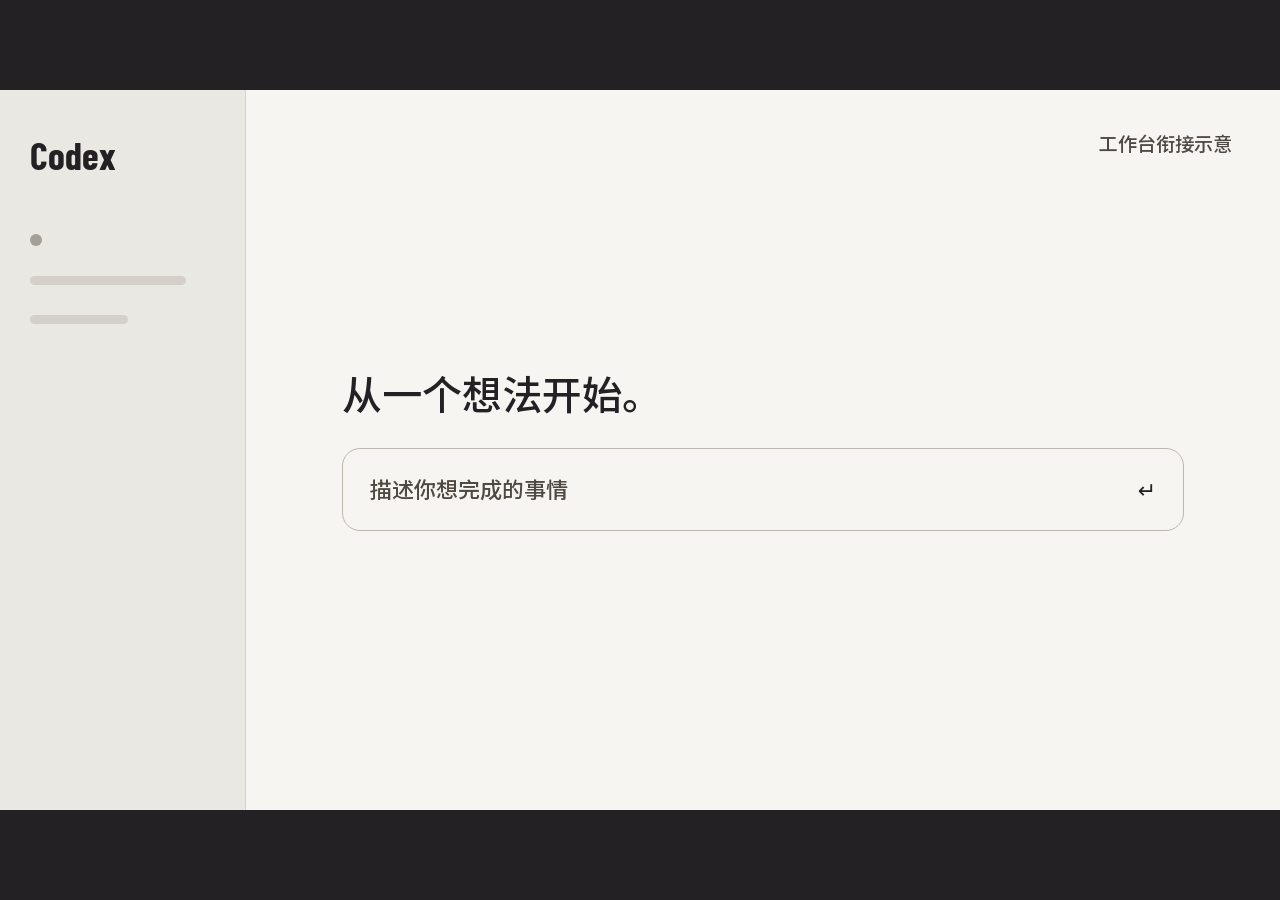
<file: src/animation/index.html>
<!doctype html>
<html lang="zh-CN"><head><meta charset="utf-8"><meta name="viewport" content="width=device-width,initial-scale=1"><title>Rise On Air — composition</title><link rel="stylesheet" href="composition.css"></head>
<body><link rel="stylesheet" href="responsive.css"><div id="root" data-composition-id="rise-on-air" data-width="1280" data-height="720" data-start="0" data-duration="3.2">
  <section id="rise-scene" class="clip" data-start="0" data-duration="3.2" data-track-index="0">
    <div class="workbench"><aside><div class="mock-brand" data-layout-allow-occlusion>Codex</div><div class="mock-dot"></div><div class="mock-line"></div><div class="mock-line short"></div></aside><div class="mock-main"><div class="mock-note" data-layout-allow-occlusion>工作台衔接示意</div><div class="mock-welcome" data-layout-allow-occlusion>从一个想法开始。</div><div class="mock-input" data-layout-allow-occlusion>描述你想完成的事情 <span data-layout-allow-occlusion>↵</span></div></div></div>
    <div class="intro">
      <div class="tv"><div class="tv-field"></div><div class="pink-disc" data-layout-allow-overflow></div><div class="ring ring-one" data-layout-allow-overflow></div><div class="ring ring-two" data-layout-allow-overflow></div><div class="diagonal" data-layout-allow-overflow></div>
        <div class="portrait-reveal"><div class="portrait-greet"><img id="portrait" src="assets/rise-cutout.png" alt="久慈川理世，棕色双马尾、粉色耳饰、黄边制服" draggable="false"></div></div>
        <div class="channel"><span class="live-dot"></span> Rise on air <span class="channel-rule"></span> CH.04</div>
        <div class="title-block"><div class="name-en">RISE</div><div class="name-ja">久慈川理世</div><div class="name-rule"></div><div class="tagline">理世为你接通信号</div></div>
        <div class="codex-block"><div class="codex-word">Codex<span class="cursor"></span></div><div class="greeting">准备好，一起开始吧。</div></div>
        <div class="footnote">Rise Kujikawa</div><div class="tv-corner">✦</div><div class="scanlines"></div>
      </div>
      <div class="signal"><span></span></div>
    </div>
  </section>
<audio id="rise-greeting" src="assets/voice/rise-hello-ja.wav" preload="auto" data-start="0.68" data-duration="2.300000" data-track-index="1" data-volume="0.8"></audio></div><script src="composition.js"></script></body></html>
</file>
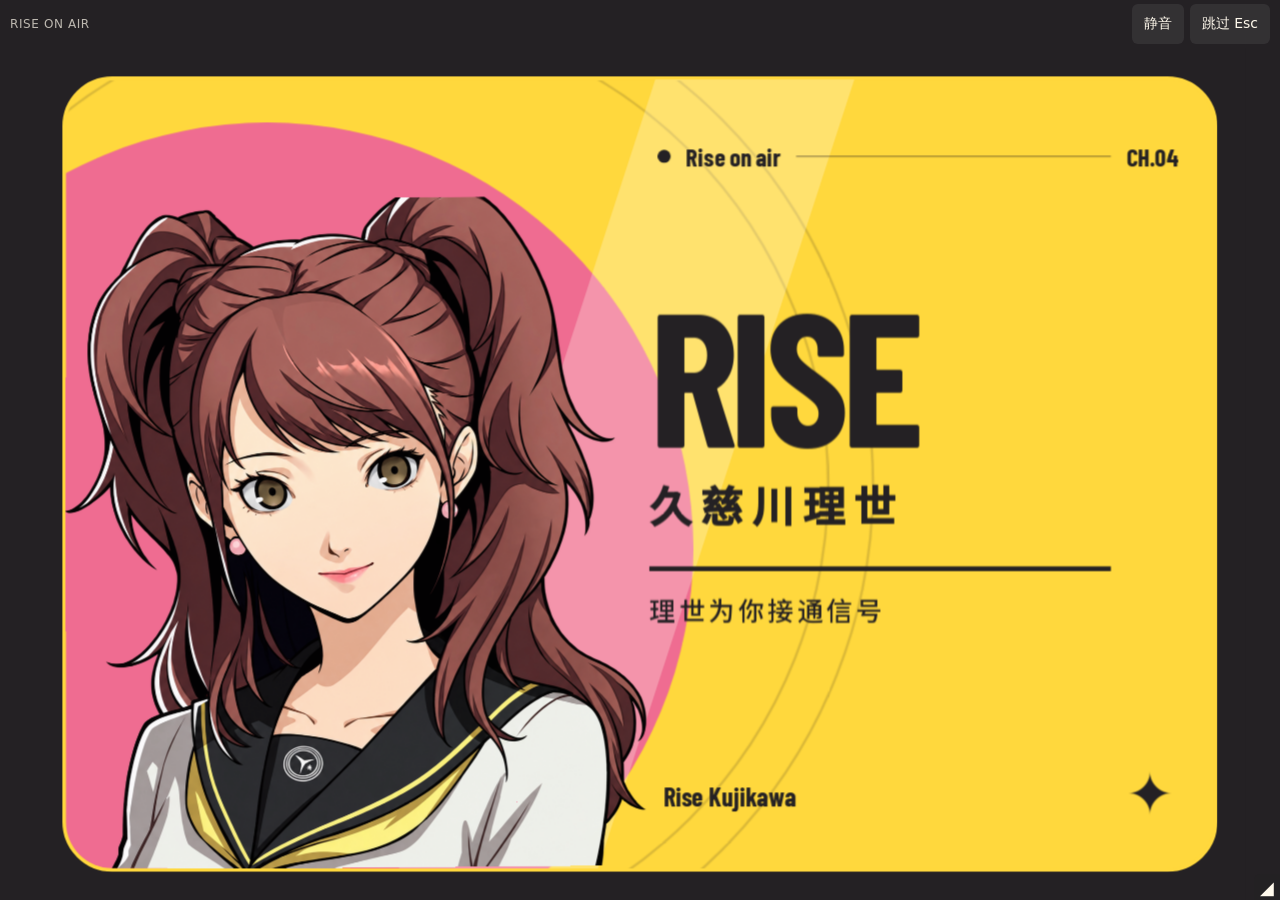
<file: src/animation/startup.html>
<!doctype html><html lang="zh-CN"><head><meta charset="utf-8"><meta name="viewport" content="width=device-width,initial-scale=1"><title>Rise On Air</title><style>
*{box-sizing:border-box}html,body{margin:0;width:100%;height:100%;overflow:hidden;background:#242124;color:#fff9ec;font:14px system-ui,'Microsoft YaHei',sans-serif}iframe{position:absolute;top:48px;left:0;width:100%;height:calc(100% - 48px);border:0}.bar{position:absolute;top:0;left:0;right:0;height:48px;display:flex;align-items:center;gap:6px;padding:2px 10px;background:#242124}.drag{align-self:stretch;flex:1;min-width:0;display:flex;align-items:center;cursor:move;user-select:none;font-size:12px;letter-spacing:.05em;color:#fff9ecb3}.drag span{overflow:hidden;white-space:nowrap;text-overflow:ellipsis}button{border:0;border-radius:6px;background:#ffffff12;color:#fff9ec;padding:8px 12px;min-height:40px;min-width:44px;font:inherit;cursor:pointer;white-space:nowrap}button:focus-visible{outline:2px solid #ffd83d;outline-offset:1px}#resize{position:absolute;right:0;bottom:0;width:26px;height:26px;min-width:0;min-height:0;padding:0;background:#24212490;cursor:nwse-resize;font-size:18px;border-radius:6px 0 0}#wait{display:none;position:absolute;inset:48px 0 0;background:#2421244d;align-items:flex-end;justify-content:center;padding:clamp(12px,4vw,28px)}#wait>div{padding:15px 20px;background:#242124f2;border-radius:12px;text-align:center;max-width:100%;overflow-wrap:anywhere}#retry,#close{display:none;background:#ffd83d;color:#242124;margin:10px 4px 0}@media(max-width:420px){.bar{padding:2px 6px;gap:4px}button{font-size:12px;padding:8px}.drag{font-size:11px}}@media(max-height:280px){.bar{height:44px}iframe{top:44px;height:calc(100% - 44px)}#wait{inset:44px 0 0}}
</style></head><body><iframe id="scene" src="index.html?responsive=1" title="理世展示版启动动画"></iframe><div class="bar"><div id="drag" class="drag" title="拖动窗口"><span>RISE ON AIR</span></div><button id="mute">静音</button><button id="skip">跳过 Esc</button></div><button id="resize" aria-label="拖动调整窗口大小" title="拖动调整窗口大小">◢</button><div id="wait"><div><span id="status">正在打开 Codex…</span><div><button id="retry">重试</button><button id="close">关闭</button></div></div></div><script>
const frame=document.getElementById('scene'),post=message=>window.chrome?.webview?.postMessage(message);
let audio,api,start=0,running=false,muted=new URLSearchParams(location.search).has('muted'),voiceStarted=false,captured=false,raf=0;
const mute=document.getElementById('mute');function updateMute(){mute.textContent=muted?'开启语音':'静音';mute.setAttribute('aria-pressed',String(muted));if(audio)audio.muted=muted}updateMute();
mute.onclick=()=>{muted=!muted;updateMute();post('muted='+muted)};
function stop(){running=false;cancelAnimationFrame(raf);audio?.pause()}
document.getElementById('skip').onclick=()=>{stop();post('skip')};document.getElementById('retry').onclick=()=>post('retry');document.getElementById('close').onclick=()=>post('close');
document.getElementById('drag').onpointerdown=e=>{if(e.button===0)post('drag')};document.getElementById('resize').onpointerdown=e=>{if(e.button===0)post('resize')};
function onKey(e){if(e.key==='Escape'){stop();post('skip')}if(e.key.toLowerCase()==='m')mute.click()}document.addEventListener('keydown',onKey);
frame.onload=async()=>{try{const doc=frame.contentDocument;await doc.fonts.ready;await Promise.all([...doc.images].map(im=>im.decode()));api=frame.contentWindow.rise;audio=doc.getElementById('rise-greeting');audio.volume=.8;updateMute();doc.addEventListener('keydown',onKey);post('metadata duration='+api.duration.toFixed(3)+' renderer=responsive-html');start=performance.now();running=true;post('playing muted='+muted);raf=requestAnimationFrame(tick)}catch(e){post('error initialize='+e.message)}};
function tick(now){if(!running)return;const t=Math.min(api.duration,(now-start)/1000);api.seek(t);if(!voiceStarted&&t>=.68){voiceStarted=true;audio.currentTime=Math.max(0,t-.68);audio.play().then(()=>post('voice-playing')).catch(e=>post('voice-unavailable '+e.name))}if(!captured&&t>=1.4){captured=true;post('capture')}if(t>=api.duration){stop();post('ended');return}raf=requestAnimationFrame(tick)}
window.showWaiting=failed=>{stop();api?.seek(2.35);document.getElementById('wait').style.display='flex';document.getElementById('status').textContent=failed?'应用暂未就绪，请重试或直接打开。':'正在打开 Codex…';document.getElementById('retry').style.display=failed?'inline-block':'none';document.getElementById('close').style.display=failed?'inline-block':'none'};
</script></body></html>
</file>
<file: src/animation/composition.css>
@font-face{font-family:Display;src:url('assets/display.ttf')}@font-face{font-family:Chinese;src:url('assets/chinese-subset.ttf')} .intro{background:#242124}.workbench{opacity:0}.workbench .mock-note,.workbench .mock-input{color:#4e4943}
:root{--yellow:#ffd83d;--pink:#ef6c91;--ink:#242124;--paper:#fff9ec}*{box-sizing:border-box}html,body{margin:0;width:100%;height:100%;background:var(--ink);overflow:hidden}#root{position:relative;width:100%;height:100%;color:var(--ink);font-family:Chinese,system-ui,sans-serif;overflow:hidden}.clip,.intro{position:absolute;inset:0}.tv{position:absolute;inset:24px;border:3px solid var(--yellow);border-radius:42px;overflow:hidden;background:var(--yellow);transform-origin:center}.tv-field{position:absolute;inset:0;background:var(--yellow)}.pink-disc{position:absolute;width:720px;height:720px;border-radius:50%;left:-114px;top:36px;background:var(--pink)}.ring{position:absolute;border:2px solid var(--ink);border-radius:50%;opacity:.17}.ring-one{width:800px;height:800px;left:-155px;top:-58px}.ring-two{width:876px;height:876px;left:-193px;top:-96px}.diagonal{position:absolute;width:160px;height:900px;left:458px;top:-90px;background:var(--paper);transform:rotate(18deg);opacity:.28}.portrait-reveal{position:absolute;left:-3px;top:38px;width:610px;height:632px}.portrait-greet{width:100%;height:100%;transform-origin:46% 90%}#portrait{display:block;width:100%;height:100%;object-fit:contain;object-position:center bottom}.channel{position:absolute;left:630px;right:50px;top:52px;display:flex;align-items:center;gap:13px;font-family:Display,system-ui;font-size:23px}.channel-rule{height:1px;flex:1;background:var(--ink);opacity:.5}.live-dot{display:block;width:11px;height:11px;border-radius:50%;background:var(--ink)}.title-block{position:absolute;left:620px;top:157px;width:550px}.name-en{font-family:Display,system-ui;font-size:196px;line-height:.91;letter-spacing:-7px;font-weight:bold}.name-ja{font-size:45px;letter-spacing:10px;line-height:1.5;margin-top:12px;font-weight:600}.name-rule{height:4px;background:var(--ink);width:458px;margin:24px 0 20px;transform-origin:left}.tagline{font-size:24px;letter-spacing:3px}.codex-block{position:absolute;left:630px;top:226px;width:540px}.codex-word{font-family:Display,system-ui;font-weight:bold;font-size:134px;letter-spacing:-5px;line-height:1.2;display:flex;align-items:center;gap:18px}.cursor{display:block;width:8px;height:96px;background:var(--ink)}.greeting{font-size:28px;letter-spacing:2px;margin-top:22px}.footnote{position:absolute;left:635px;bottom:48px;font-family:Display,system-ui;font-size:24px}.tv-corner{position:absolute;right:52px;bottom:35px;font-family:Display,system-ui;font-size:66px}.scanlines{pointer-events:none;position:absolute;inset:0;background:repeating-linear-gradient(0deg,transparent 0px,transparent 4px,rgba(36,33,36,.22) 5px,transparent 6px)}.signal{position:absolute;inset:0;display:grid;place-items:center;pointer-events:none}.signal span{display:block;width:280px;height:4px;background:var(--yellow);transform-origin:center}.workbench{position:absolute;inset:0;background:#f6f5f2;display:flex;color:#242124}.workbench aside{width:246px;background:#eae8e3;border-right:1px solid #d5d1c8;padding:42px 30px}.mock-brand{font-family:Display;font-size:38px;font-weight:bold}.mock-dot{margin-top:56px;width:12px;height:12px;border-radius:50%;background:#a49f97}.mock-line{width:156px;height:9px;border-radius:5px;background:#d4d0c9;margin-top:30px}.mock-line.short{width:98px}.mock-main{flex:1;position:relative;display:flex;flex-direction:column;justify-content:center;padding:0 96px}.mock-note{position:absolute;top:42px;right:48px;font-size:19px;color:#6c675f}.mock-welcome{font-size:40px;font-weight:500;margin-bottom:30px}.mock-input{border:1px solid #bdb8af;border-radius:18px;padding:27px;color:#69655e;font-size:22px;display:flex;justify-content:space-between}.mock-input span{color:#242124}
</file>
<file: src/animation/responsive.css>
/* Layout variants are independent of the deterministic animation timeline. */
#root[data-layout=compact] .portrait-reveal{left:-25px;top:62px;width:520px;height:calc(100% - 62px)}
#root[data-layout=compact] .pink-disc{left:-190px}
#root[data-layout=compact] .diagonal{left:385px}
#root[data-layout=compact] .channel{left:500px;right:30px;font-size:21px}
#root[data-layout=compact] .title-block{left:493px;top:175px;width:450px}
#root[data-layout=compact] .name-en{font-size:160px}
#root[data-layout=compact] .name-ja{font-size:36px;letter-spacing:7px}
#root[data-layout=compact] .name-rule{width:390px}
#root[data-layout=compact] .tagline{font-size:22px}
#root[data-layout=compact] .codex-block{left:500px;top:230px;width:430px}
#root[data-layout=compact] .codex-word{font-size:108px;gap:12px}
#root[data-layout=compact] .greeting{font-size:23px;letter-spacing:1px}
#root[data-layout=compact] .footnote{left:505px;font-size:22px}
#root[data-layout=compact] .tv-corner{right:34px;font-size:48px}
#root[data-layout=portrait] .tv{inset:18px;border-radius:36px}
#root[data-layout=portrait] .channel{left:38px;right:38px;top:35px;font-size:22px}
#root[data-layout=portrait] .portrait-reveal{left:73px;top:88px;width:540px;height:calc(58% - 60px)}
#root[data-layout=portrait] .pink-disc{left:-14px;top:126px;width:700px;height:700px}
#root[data-layout=portrait] .ring-one{left:-68px;top:90px}
#root[data-layout=portrait] .ring-two{left:-106px;top:52px}
#root[data-layout=portrait] .diagonal{left:480px;height:100%;top:30px}
#root[data-layout=portrait] .title-block{left:54px;top:61%;width:580px}
#root[data-layout=portrait] .name-en{font-size:170px;line-height:.85}
#root[data-layout=portrait] .name-ja{font-size:42px;letter-spacing:10px;margin-top:14px}
#root[data-layout=portrait] .name-rule{width:545px;margin:16px 0}
#root[data-layout=portrait] .tagline{font-size:24px}
#root[data-layout=portrait] .codex-block{left:54px;top:66%;width:580px}
#root[data-layout=portrait] .codex-word{font-size:136px}
#root[data-layout=portrait] .greeting{font-size:28px;letter-spacing:1px}
#root[data-layout=portrait] .footnote{left:58px;bottom:36px;font-size:22px}
#root[data-layout=portrait] .tv-corner{right:38px;bottom:25px;font-size:48px}
#root[data-layout=portrait] .workbench aside{display:none}
#root[data-layout=portrait] .mock-main{padding:0 42px;min-width:0}
#root[data-layout=portrait] .mock-note{font-size:21px;right:42px}
#root[data-layout=portrait] .mock-input{font-size:24px;padding:26px 18px}
</file>
